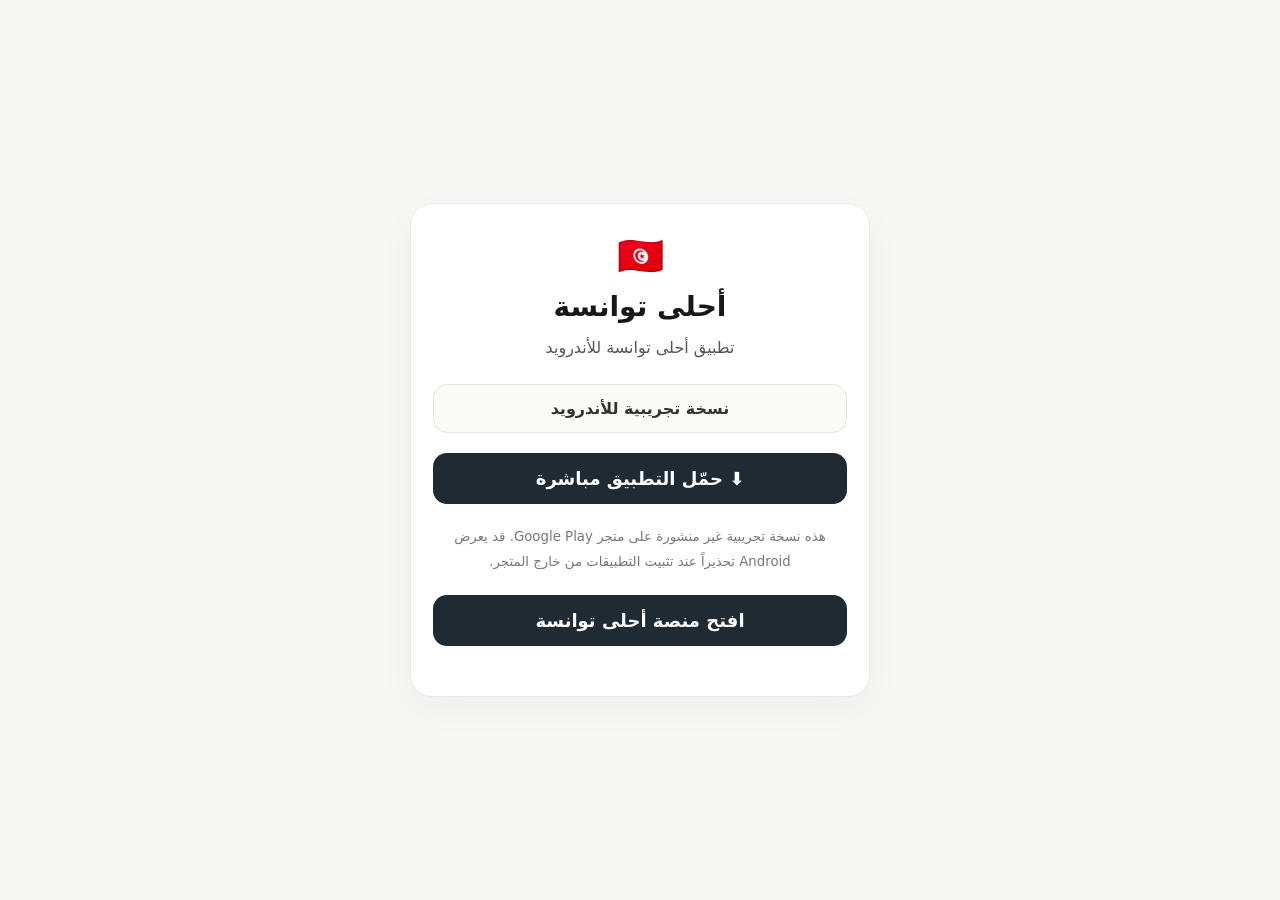
<file: download.html>
<!doctype html>
<html lang="ar" dir="rtl">
<head>
  <meta charset="utf-8">
  <meta name="viewport" content="width=device-width, initial-scale=1">
  <meta name="theme-color" content="#ffffff">
  <title>تطبيق أحلى توانسة</title>
  <style>
    *{box-sizing:border-box}
    body{margin:0;min-height:100vh;display:grid;place-items:center;padding:20px;background:#f7f7f5;color:#171717;font-family:system-ui,-apple-system,"Segoe UI",sans-serif}
    main{width:min(100%,460px);background:#fff;border:1px solid #e9e9e7;border-radius:22px;padding:30px 22px;text-align:center;box-shadow:0 12px 36px #0000000a}
    .flag{font-size:38px}h1{font-size:28px;margin:12px 0 8px}p{line-height:1.9;color:#555;margin:10px 0 20px}
    a{display:block;text-decoration:none;background:#202a32;color:#fff;font-weight:800;font-size:18px;border-radius:14px;padding:15px 18px;margin:20px 0}
    small{display:block;color:#777;line-height:1.9;margin-top:10px}
    .status{padding:14px;border:1px solid #e7e5df;border-radius:14px;background:#fafaf8;color:#333;font-weight:700}
  </style>
</head>
<body>
  <main>
    <div class="flag">🇹🇳</div>
    <h1>أحلى توانسة</h1>
    <p>تطبيق أحلى توانسة للأندرويد</p>
    <div class="status">نسخة تجريبية للأندرويد</div>
    <a href="ahla-tounsa.apk" download="ahla-tounsa.apk">⬇️ حمّل التطبيق مباشرة</a>
    <small>هذه نسخة تجريبية غير منشورة على متجر Google Play. قد يعرض Android تحذيراً عند تثبيت التطبيقات من خارج المتجر.</small>
    <a href="https://ahla-tounsa-project.github.io/iqdili/">افتح منصة أحلى توانسة</a>
  </main>
</body>
</html>
</file>
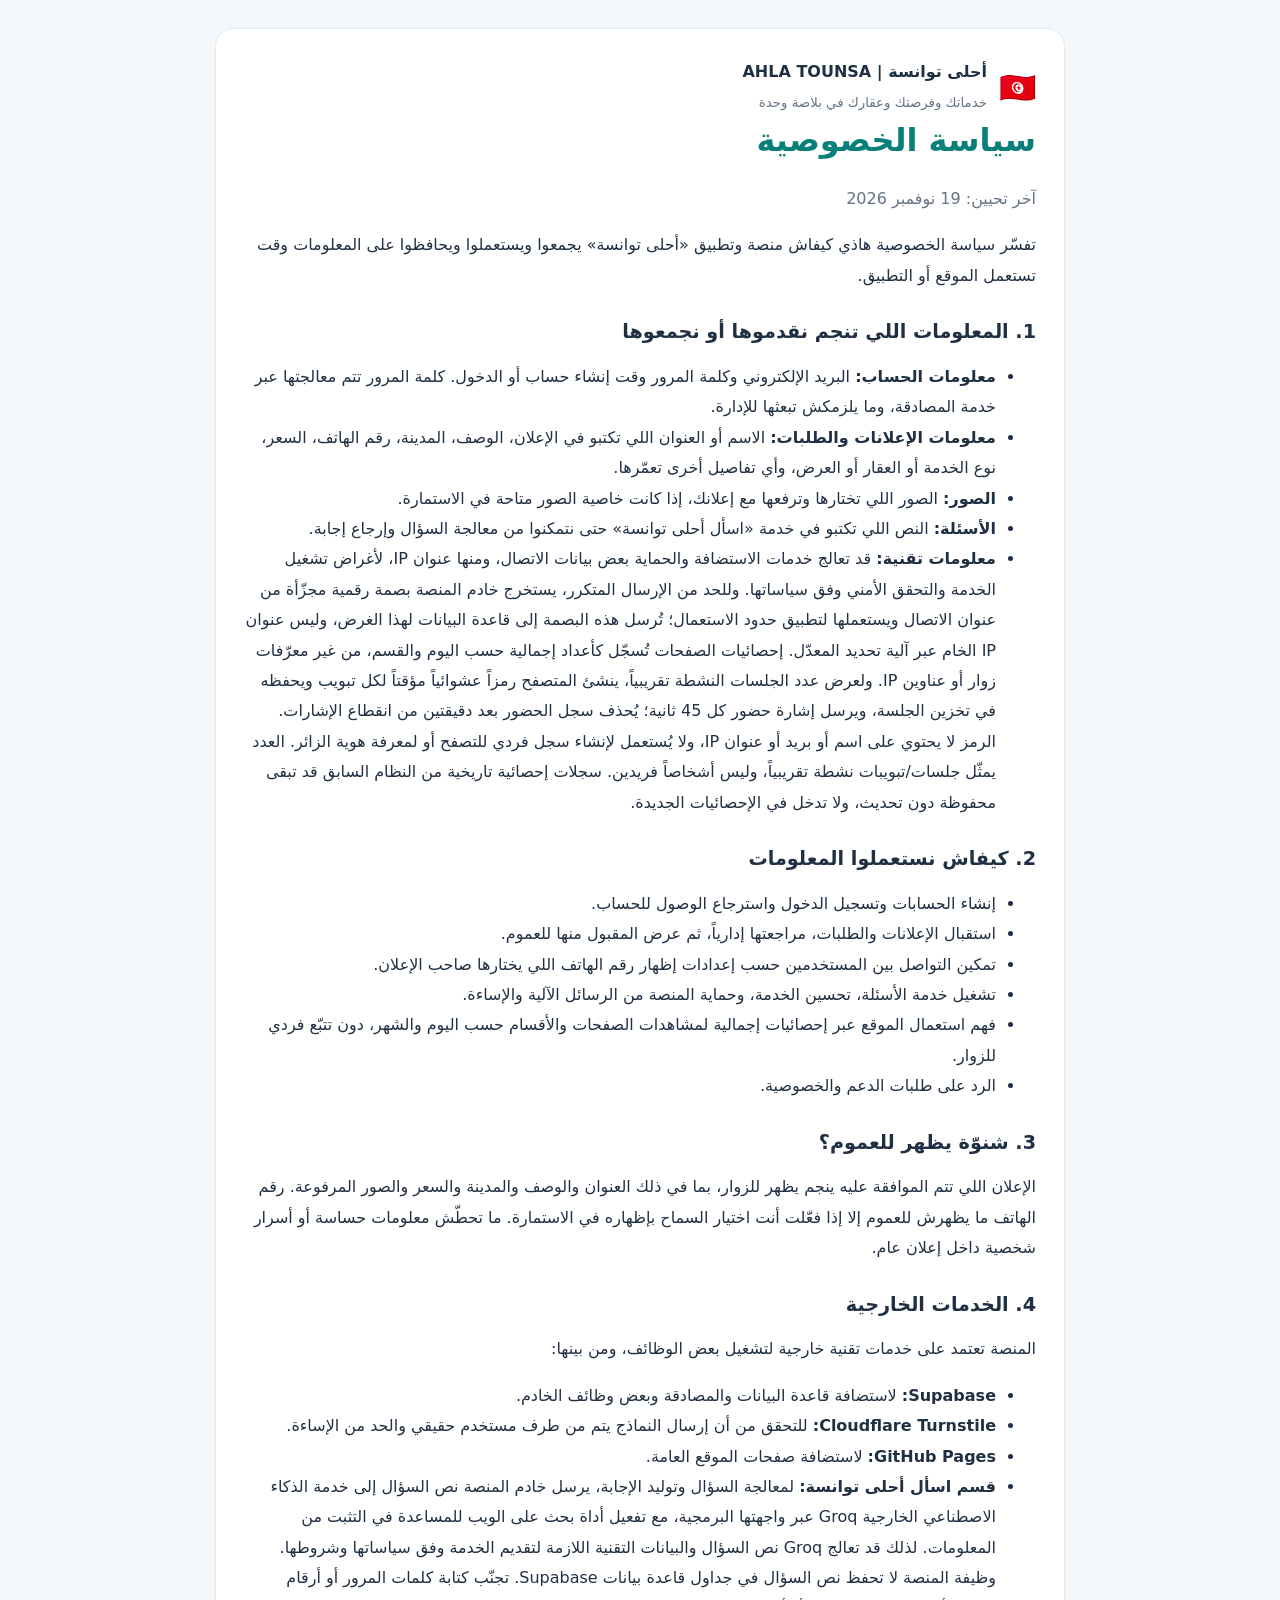
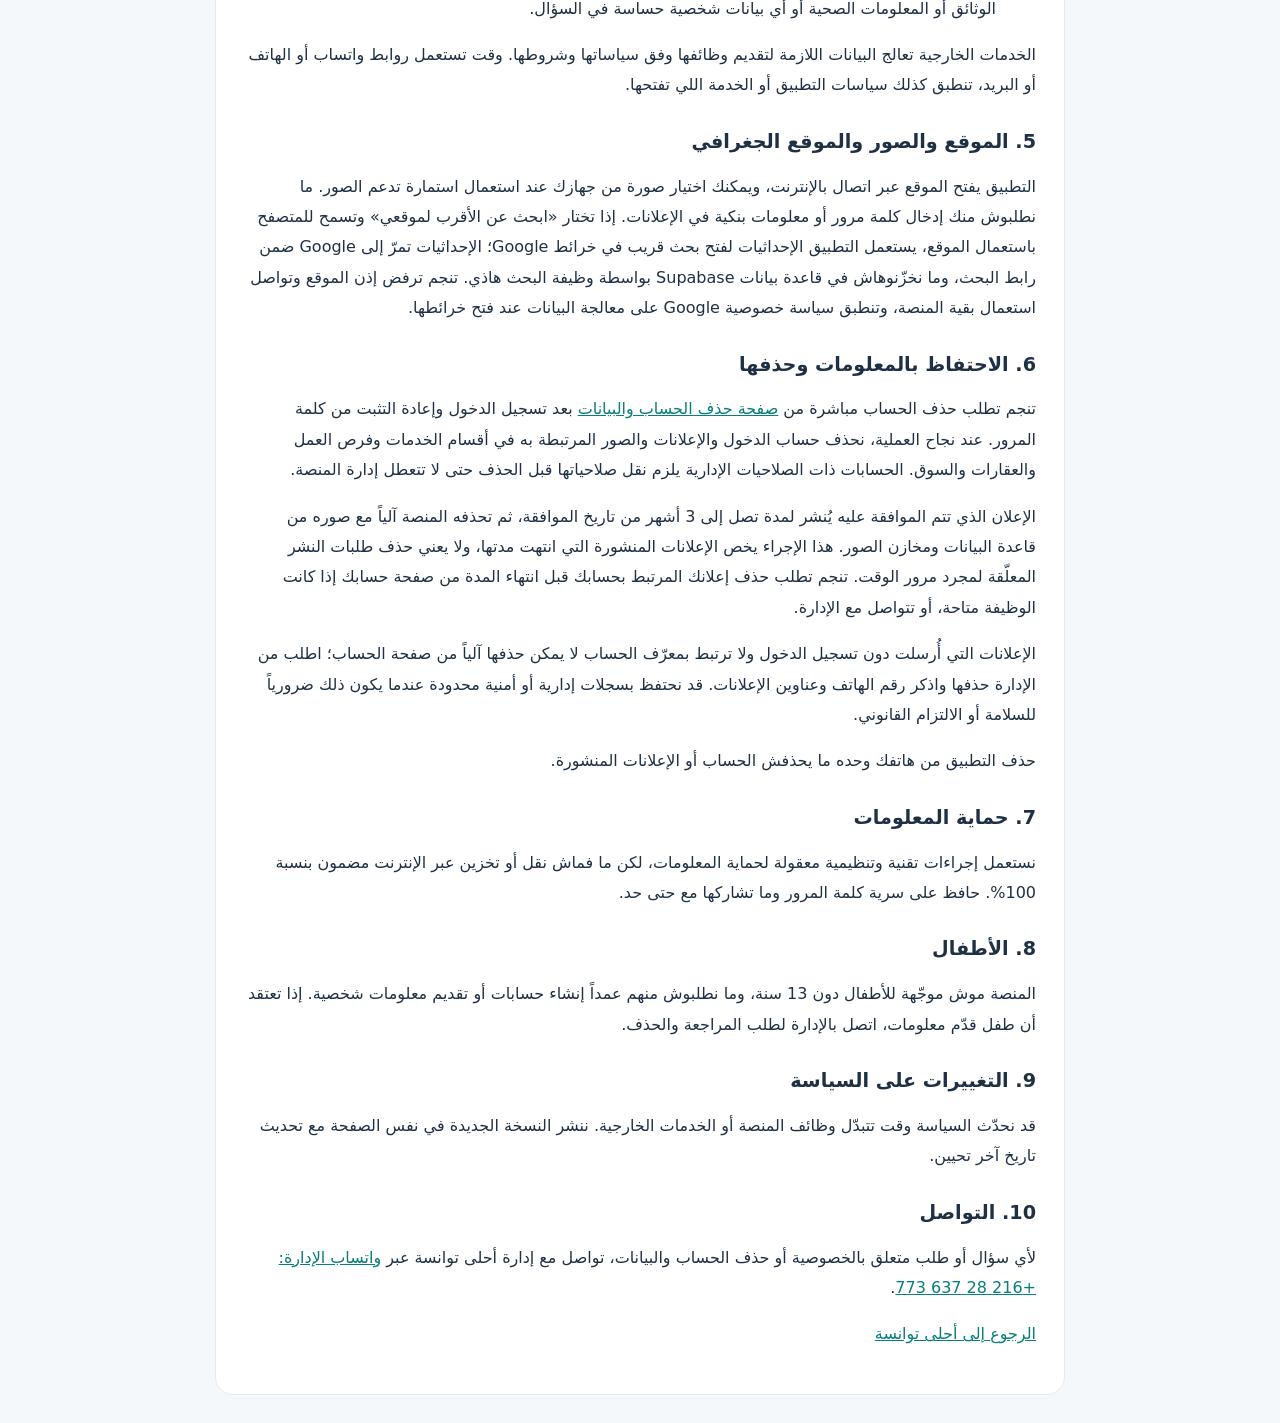
<file: privacy.html>
<!doctype html>
<html lang="ar" dir="rtl">
<head>
<meta charset="utf-8">
<meta name="viewport" content="width=device-width,initial-scale=1">
<meta name="robots" content="index,follow">
<title>سياسة الخصوصية | أحلى توانسة</title>
<style>
:root{color-scheme:light;--ink:#203044;--muted:#657487;--brand:#087f78;--line:#e4eaf0}
*{box-sizing:border-box}body{margin:0;background:#f5f8fb;color:var(--ink);font:16px/1.9 system-ui,-apple-system,"Segoe UI",sans-serif}
main{max-width:850px;margin:28px auto;padding:28px;background:#fff;border:1px solid var(--line);border-radius:18px}
h1,h2{line-height:1.4}h1{color:var(--brand);margin-top:0}h2{margin-top:28px;font-size:1.2rem}
p,li{line-height:1.9}.muted,small{color:var(--muted)}a{color:var(--brand)}.top{display:flex;gap:12px;align-items:center;flex-wrap:wrap}.flag{font-size:30px}
@media(max-width:600px){main{margin:0;padding:20px;border-radius:0;border:0}}
</style>
</head>
<body>
<main>
<div class="top"><span class="flag">🇹🇳</span><div><strong>أحلى توانسة | AHLA TOUNSA</strong><br><small>خدماتك وفرصتك وعقارك في بلاصة وحدة</small></div></div>
<h1>سياسة الخصوصية</h1>
<p class="muted">آخر تحيين: 19 نوفمبر 2026</p>
<p>تفسّر سياسة الخصوصية هاذي كيفاش منصة وتطبيق «أحلى توانسة» يجمعوا ويستعملوا ويحافظوا على المعلومات وقت تستعمل الموقع أو التطبيق.</p>

<h2>1. المعلومات اللي تنجم نقدموها أو نجمعوها</h2>
<ul>
<li><strong>معلومات الحساب:</strong> البريد الإلكتروني وكلمة المرور وقت إنشاء حساب أو الدخول. كلمة المرور تتم معالجتها عبر خدمة المصادقة، وما يلزمكش تبعثها للإدارة.</li>
<li><strong>معلومات الإعلانات والطلبات:</strong> الاسم أو العنوان اللي تكتبو في الإعلان، الوصف، المدينة، رقم الهاتف، السعر، نوع الخدمة أو العقار أو العرض، وأي تفاصيل أخرى تعمّرها.</li>
<li><strong>الصور:</strong> الصور اللي تختارها وترفعها مع إعلانك، إذا كانت خاصية الصور متاحة في الاستمارة.</li>
<li><strong>الأسئلة:</strong> النص اللي تكتبو في خدمة «اسأل أحلى توانسة» حتى نتمكنوا من معالجة السؤال وإرجاع إجابة.</li>
<li><strong>معلومات تقنية:</strong> قد تعالج خدمات الاستضافة والحماية بعض بيانات الاتصال، ومنها عنوان IP، لأغراض تشغيل الخدمة والتحقق الأمني وفق سياساتها. وللحد من الإرسال المتكرر، يستخرج خادم المنصة بصمة رقمية مجزّأة من عنوان الاتصال ويستعملها لتطبيق حدود الاستعمال؛ تُرسل هذه البصمة إلى قاعدة البيانات لهذا الغرض، وليس عنوان IP الخام عبر آلية تحديد المعدّل. إحصائيات الصفحات تُسجّل كأعداد إجمالية حسب اليوم والقسم، من غير معرّفات زوار أو عناوين IP. ولعرض عدد الجلسات النشطة تقريبياً، ينشئ المتصفح رمزاً عشوائياً مؤقتاً لكل تبويب ويحفظه في تخزين الجلسة، ويرسل إشارة حضور كل 45 ثانية؛ يُحذف سجل الحضور بعد دقيقتين من انقطاع الإشارات. الرمز لا يحتوي على اسم أو بريد أو عنوان IP، ولا يُستعمل لإنشاء سجل فردي للتصفح أو لمعرفة هوية الزائر. العدد يمثّل جلسات/تبويبات نشطة تقريبياً، وليس أشخاصاً فريدين. سجلات إحصائية تاريخية من النظام السابق قد تبقى محفوظة دون تحديث، ولا تدخل في الإحصائيات الجديدة.</li>
</ul>

<h2>2. كيفاش نستعملوا المعلومات</h2>
<ul>
<li>إنشاء الحسابات وتسجيل الدخول واسترجاع الوصول للحساب.</li>
<li>استقبال الإعلانات والطلبات، مراجعتها إدارياً، ثم عرض المقبول منها للعموم.</li>
<li>تمكين التواصل بين المستخدمين حسب إعدادات إظهار رقم الهاتف اللي يختارها صاحب الإعلان.</li>
<li>تشغيل خدمة الأسئلة، تحسين الخدمة، وحماية المنصة من الرسائل الآلية والإساءة.</li>
<li>فهم استعمال الموقع عبر إحصائيات إجمالية لمشاهدات الصفحات والأقسام حسب اليوم والشهر، دون تتبّع فردي للزوار.</li>
<li>الرد على طلبات الدعم والخصوصية.</li>
</ul>

<h2>3. شنوّة يظهر للعموم؟</h2>
<p>الإعلان اللي تتم الموافقة عليه ينجم يظهر للزوار، بما في ذلك العنوان والوصف والمدينة والسعر والصور المرفوعة. رقم الهاتف ما يظهرش للعموم إلا إذا فعّلت أنت اختيار السماح بإظهاره في الاستمارة. ما تحطّش معلومات حساسة أو أسرار شخصية داخل إعلان عام.</p>

<h2>4. الخدمات الخارجية</h2>
<p>المنصة تعتمد على خدمات تقنية خارجية لتشغيل بعض الوظائف، ومن بينها:</p>
<ul>
<li><strong>Supabase:</strong> لاستضافة قاعدة البيانات والمصادقة وبعض وظائف الخادم.</li>
<li><strong>Cloudflare Turnstile:</strong> للتحقق من أن إرسال النماذج يتم من طرف مستخدم حقيقي والحد من الإساءة.</li>
<li><strong>GitHub Pages:</strong> لاستضافة صفحات الموقع العامة.</li>
<li><strong>قسم اسأل أحلى توانسة:</strong> لمعالجة السؤال وتوليد الإجابة، يرسل خادم المنصة نص السؤال إلى خدمة الذكاء الاصطناعي الخارجية Groq عبر واجهتها البرمجية، مع تفعيل أداة بحث على الويب للمساعدة في التثبت من المعلومات. لذلك قد تعالج Groq نص السؤال والبيانات التقنية اللازمة لتقديم الخدمة وفق سياساتها وشروطها. وظيفة المنصة لا تحفظ نص السؤال في جداول قاعدة بيانات Supabase. تجنّب كتابة كلمات المرور أو أرقام الوثائق أو المعلومات الصحية أو أي بيانات شخصية حساسة في السؤال.</li>
</ul>
<p>الخدمات الخارجية تعالج البيانات اللازمة لتقديم وظائفها وفق سياساتها وشروطها. وقت تستعمل روابط واتساب أو الهاتف أو البريد، تنطبق كذلك سياسات التطبيق أو الخدمة اللي تفتحها.</p>

<h2>5. الموقع والصور والموقع الجغرافي</h2>
<p>التطبيق يفتح الموقع عبر اتصال بالإنترنت، ويمكنك اختيار صورة من جهازك عند استعمال استمارة تدعم الصور. ما نطلبوش منك إدخال كلمة مرور أو معلومات بنكية في الإعلانات. إذا تختار «ابحث عن الأقرب لموقعي» وتسمح للمتصفح باستعمال الموقع، يستعمل التطبيق الإحداثيات لفتح بحث قريب في خرائط Google؛ الإحداثيات تمرّ إلى Google ضمن رابط البحث، وما نخزّنوهاش في قاعدة بيانات Supabase بواسطة وظيفة البحث هاذي. تنجم ترفض إذن الموقع وتواصل استعمال بقية المنصة، وتنطبق سياسة خصوصية Google على معالجة البيانات عند فتح خرائطها.</p>

<h2>6. الاحتفاظ بالمعلومات وحذفها</h2>
<p>تنجم تطلب حذف الحساب مباشرة من <a href="/iqdili/delete-account.html">صفحة حذف الحساب والبيانات</a> بعد تسجيل الدخول وإعادة التثبت من كلمة المرور. عند نجاح العملية، نحذف حساب الدخول والإعلانات والصور المرتبطة به في أقسام الخدمات وفرص العمل والعقارات والسوق. الحسابات ذات الصلاحيات الإدارية يلزم نقل صلاحياتها قبل الحذف حتى لا تتعطل إدارة المنصة.</p>
<p>الإعلان الذي تتم الموافقة عليه يُنشر لمدة تصل إلى 3 أشهر من تاريخ الموافقة، ثم تحذفه المنصة آلياً مع صوره من قاعدة البيانات ومخازن الصور. هذا الإجراء يخص الإعلانات المنشورة التي انتهت مدتها، ولا يعني حذف طلبات النشر المعلّقة لمجرد مرور الوقت. تنجم تطلب حذف إعلانك المرتبط بحسابك قبل انتهاء المدة من صفحة حسابك إذا كانت الوظيفة متاحة، أو تتواصل مع الإدارة.</p>
<p>الإعلانات التي أُرسلت دون تسجيل الدخول ولا ترتبط بمعرّف الحساب لا يمكن حذفها آلياً من صفحة الحساب؛ اطلب من الإدارة حذفها واذكر رقم الهاتف وعناوين الإعلانات. قد نحتفظ بسجلات إدارية أو أمنية محدودة عندما يكون ذلك ضرورياً للسلامة أو الالتزام القانوني.</p>
<p>حذف التطبيق من هاتفك وحده ما يحذفش الحساب أو الإعلانات المنشورة.</p>

<h2>7. حماية المعلومات</h2>
<p>نستعمل إجراءات تقنية وتنظيمية معقولة لحماية المعلومات، لكن ما فماش نقل أو تخزين عبر الإنترنت مضمون بنسبة 100%. حافظ على سرية كلمة المرور وما تشاركها مع حتى حد.</p>

<h2>8. الأطفال</h2>
<p>المنصة موش موجّهة للأطفال دون 13 سنة، وما نطلبوش منهم عمداً إنشاء حسابات أو تقديم معلومات شخصية. إذا تعتقد أن طفل قدّم معلومات، اتصل بالإدارة لطلب المراجعة والحذف.</p>

<h2>9. التغييرات على السياسة</h2>
<p>قد نحدّث السياسة وقت تتبدّل وظائف المنصة أو الخدمات الخارجية. ننشر النسخة الجديدة في نفس الصفحة مع تحديث تاريخ آخر تحيين.</p>

<h2>10. التواصل</h2>
<p>لأي سؤال أو طلب متعلق بالخصوصية أو حذف الحساب والبيانات، تواصل مع إدارة أحلى توانسة عبر <a href="https://wa.me/21628637773" rel="noopener noreferrer">واتساب الإدارة: +216 28 637 773</a>.</p>
<p><a href="https://ahla-tounsa-project.github.io/iqdili/">الرجوع إلى أحلى توانسة</a></p>
</main>
</body>
</html>
</file>
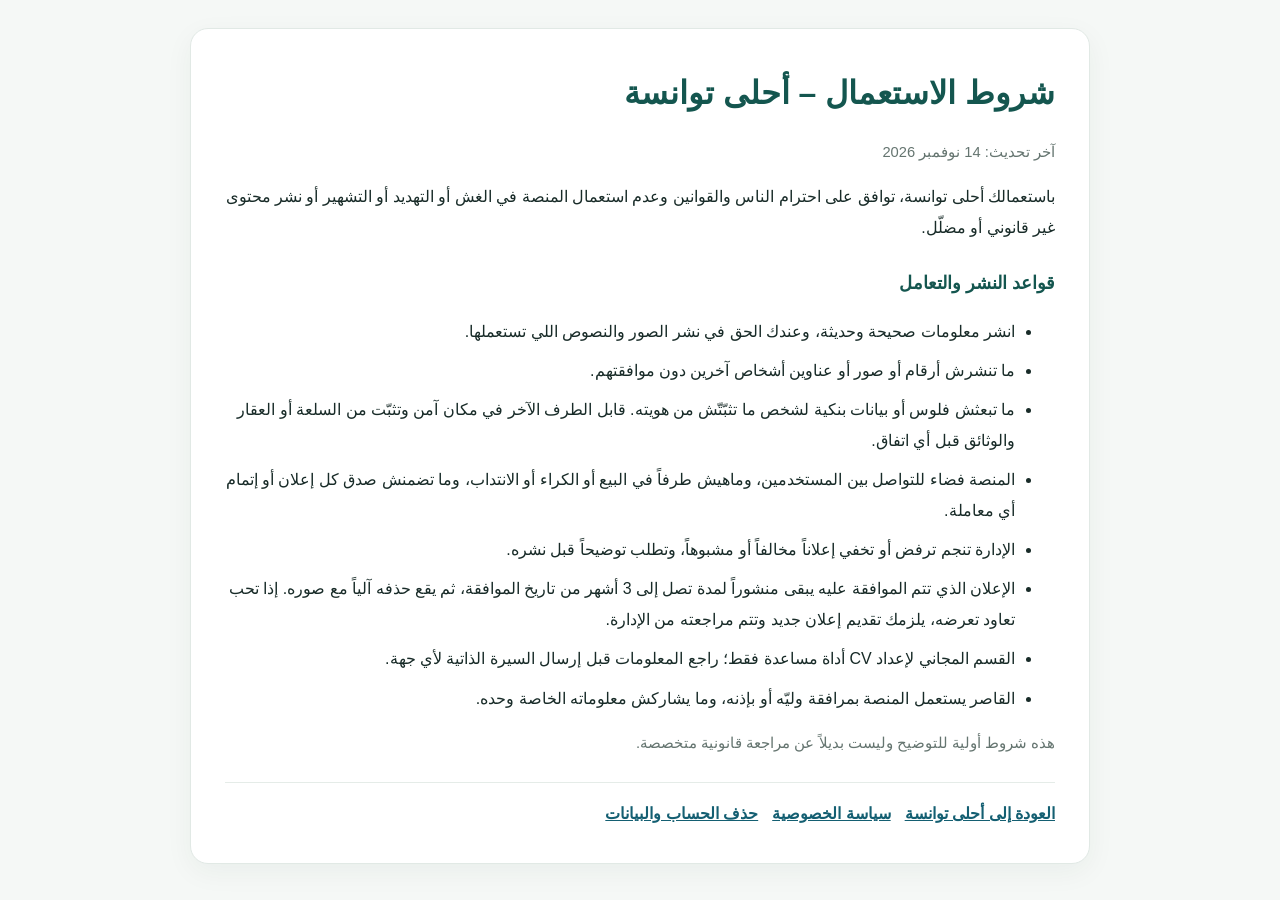
<file: terms.html>
<!doctype html>
<html lang="ar-TN" dir="rtl">
<head>
<meta charset="utf-8">
<meta name="viewport" content="width=device-width, initial-scale=1">
<meta name="robots" content="index,follow">
<meta name="theme-color" content="#f7faf8">
<title>شروط الاستعمال | أحلى توانسة</title>
<style>
:root{color-scheme:light}*{box-sizing:border-box}body{margin:0;background:#f5f8f6;color:#182b28;font-family:Tahoma,Arial,sans-serif;line-height:1.9}.wrap{width:min(900px,calc(100% - 28px));margin:28px auto}.card{background:#fff;border:1px solid #e1e9e5;border-radius:18px;padding:clamp(18px,4vw,34px);box-shadow:0 8px 28px rgba(20,60,48,.05)}h1{margin:0 0 8px;color:#14564f;font-size:clamp(1.5rem,4vw,2rem)}h2{font-size:1.1rem;color:#14564f;margin-top:24px}p,li{font-size:1rem}li{margin:9px 0}a{color:#145f72;font-weight:700}.muted{color:#657570;font-size:.92rem}.links{display:flex;flex-wrap:wrap;gap:14px;margin-top:24px;padding-top:16px;border-top:1px solid #e5ece8}
</style>
</head>
<body>
<main class="wrap">
<article class="card">
<h1>شروط الاستعمال – أحلى توانسة</h1>
<p class="muted">آخر تحديث: 14 نوفمبر 2026</p>
<p>باستعمالك أحلى توانسة، توافق على احترام الناس والقوانين وعدم استعمال المنصة في الغش أو التهديد أو التشهير أو نشر محتوى غير قانوني أو مضلّل.</p>
<h2>قواعد النشر والتعامل</h2>
<ul>
<li>انشر معلومات صحيحة وحديثة، وعندك الحق في نشر الصور والنصوص اللي تستعملها.</li>
<li>ما تنشرش أرقام أو صور أو عناوين أشخاص آخرين دون موافقتهم.</li>
<li>ما تبعثش فلوس أو بيانات بنكية لشخص ما تثبّتّش من هويته. قابل الطرف الآخر في مكان آمن وتثبّت من السلعة أو العقار والوثائق قبل أي اتفاق.</li>
<li>المنصة فضاء للتواصل بين المستخدمين، وماهيش طرفاً في البيع أو الكراء أو الانتداب، وما تضمنش صدق كل إعلان أو إتمام أي معاملة.</li>
<li>الإدارة تنجم ترفض أو تخفي إعلاناً مخالفاً أو مشبوهاً، وتطلب توضيحاً قبل نشره.</li>
<li>الإعلان الذي تتم الموافقة عليه يبقى منشوراً لمدة تصل إلى 3 أشهر من تاريخ الموافقة، ثم يقع حذفه آلياً مع صوره. إذا تحب تعاود تعرضه، يلزمك تقديم إعلان جديد وتتم مراجعته من الإدارة.</li>
<li>القسم المجاني لإعداد CV أداة مساعدة فقط؛ راجع المعلومات قبل إرسال السيرة الذاتية لأي جهة.</li>
<li>القاصر يستعمل المنصة بمرافقة وليّه أو بإذنه، وما يشاركش معلوماته الخاصة وحده.</li>
</ul>
<p class="muted">هذه شروط أولية للتوضيح وليست بديلاً عن مراجعة قانونية متخصصة.</p>
<nav class="links" aria-label="روابط مهمة">
<a href="/iqdili/">العودة إلى أحلى توانسة</a>
<a href="/iqdili/privacy.html">سياسة الخصوصية</a>
<a href="/iqdili/delete-account.html">حذف الحساب والبيانات</a>
</nav>
</article>
</main>
</body>
</html>
</file>
